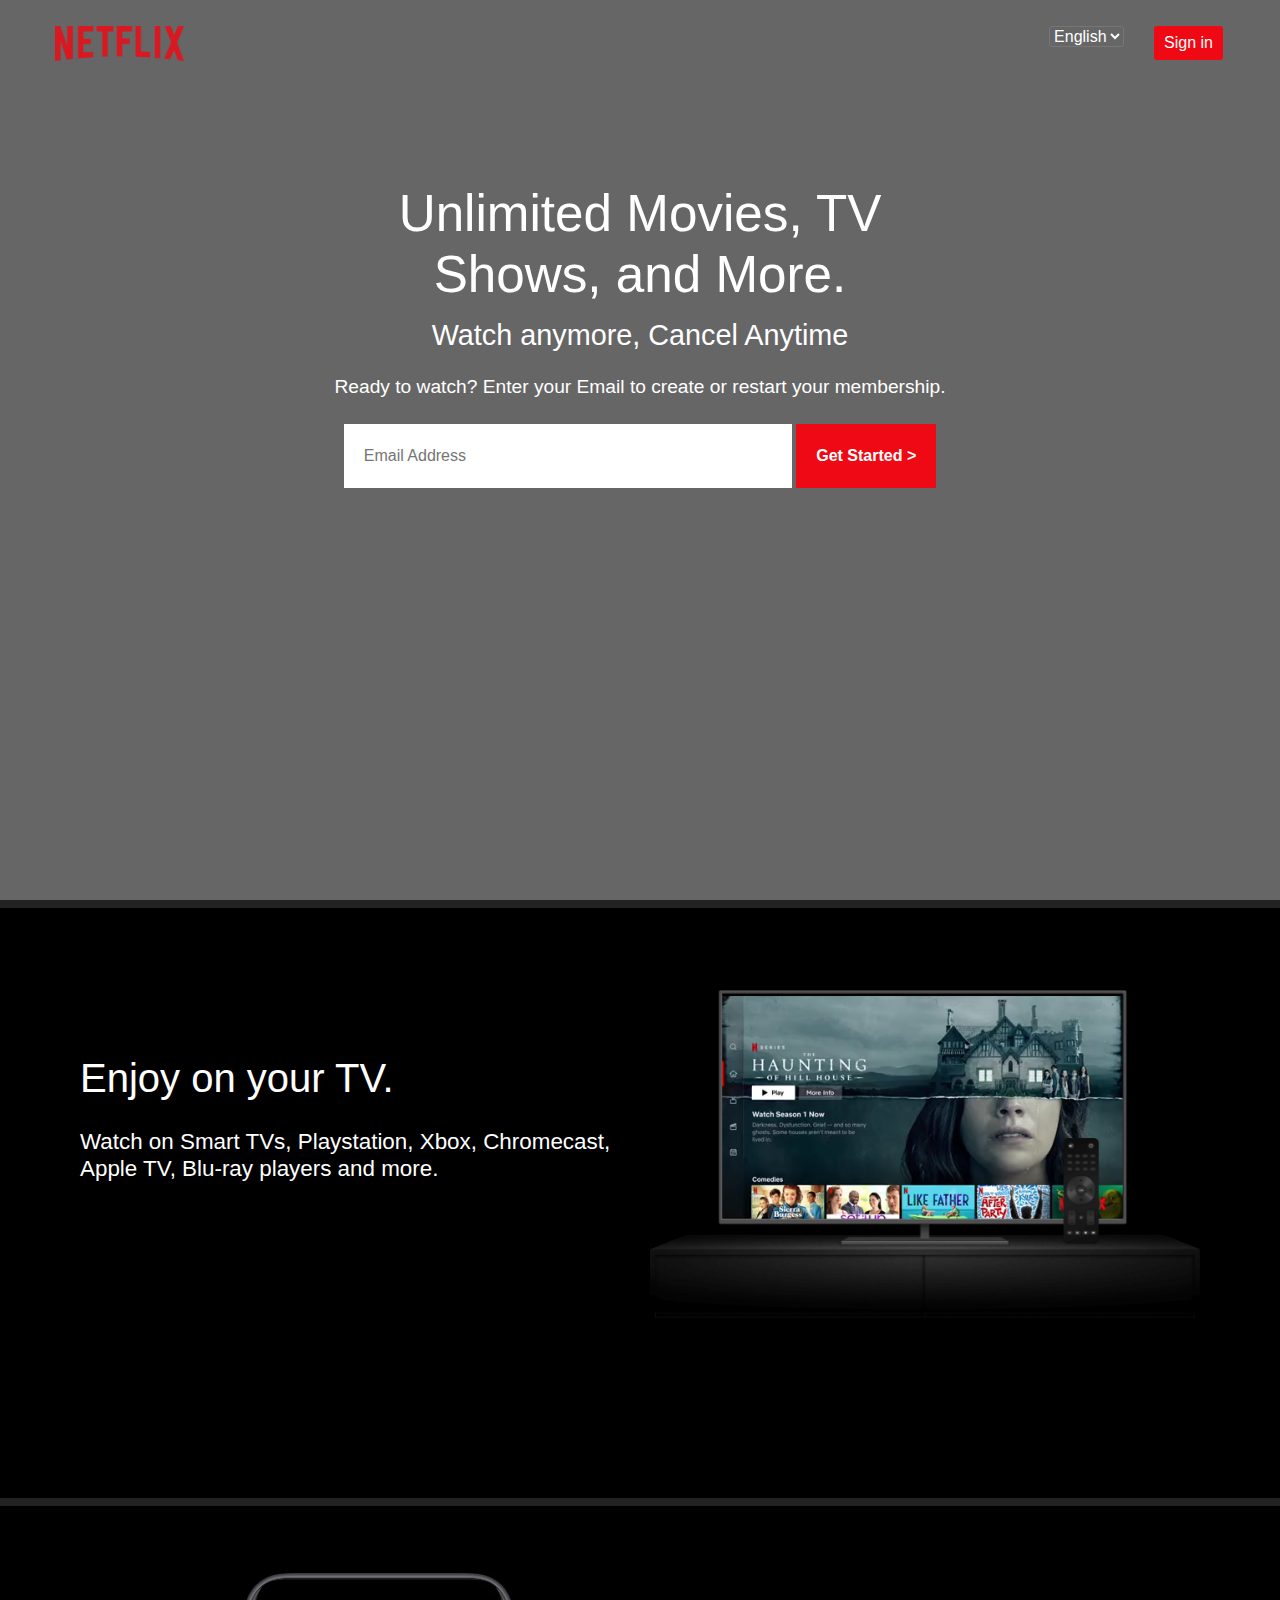
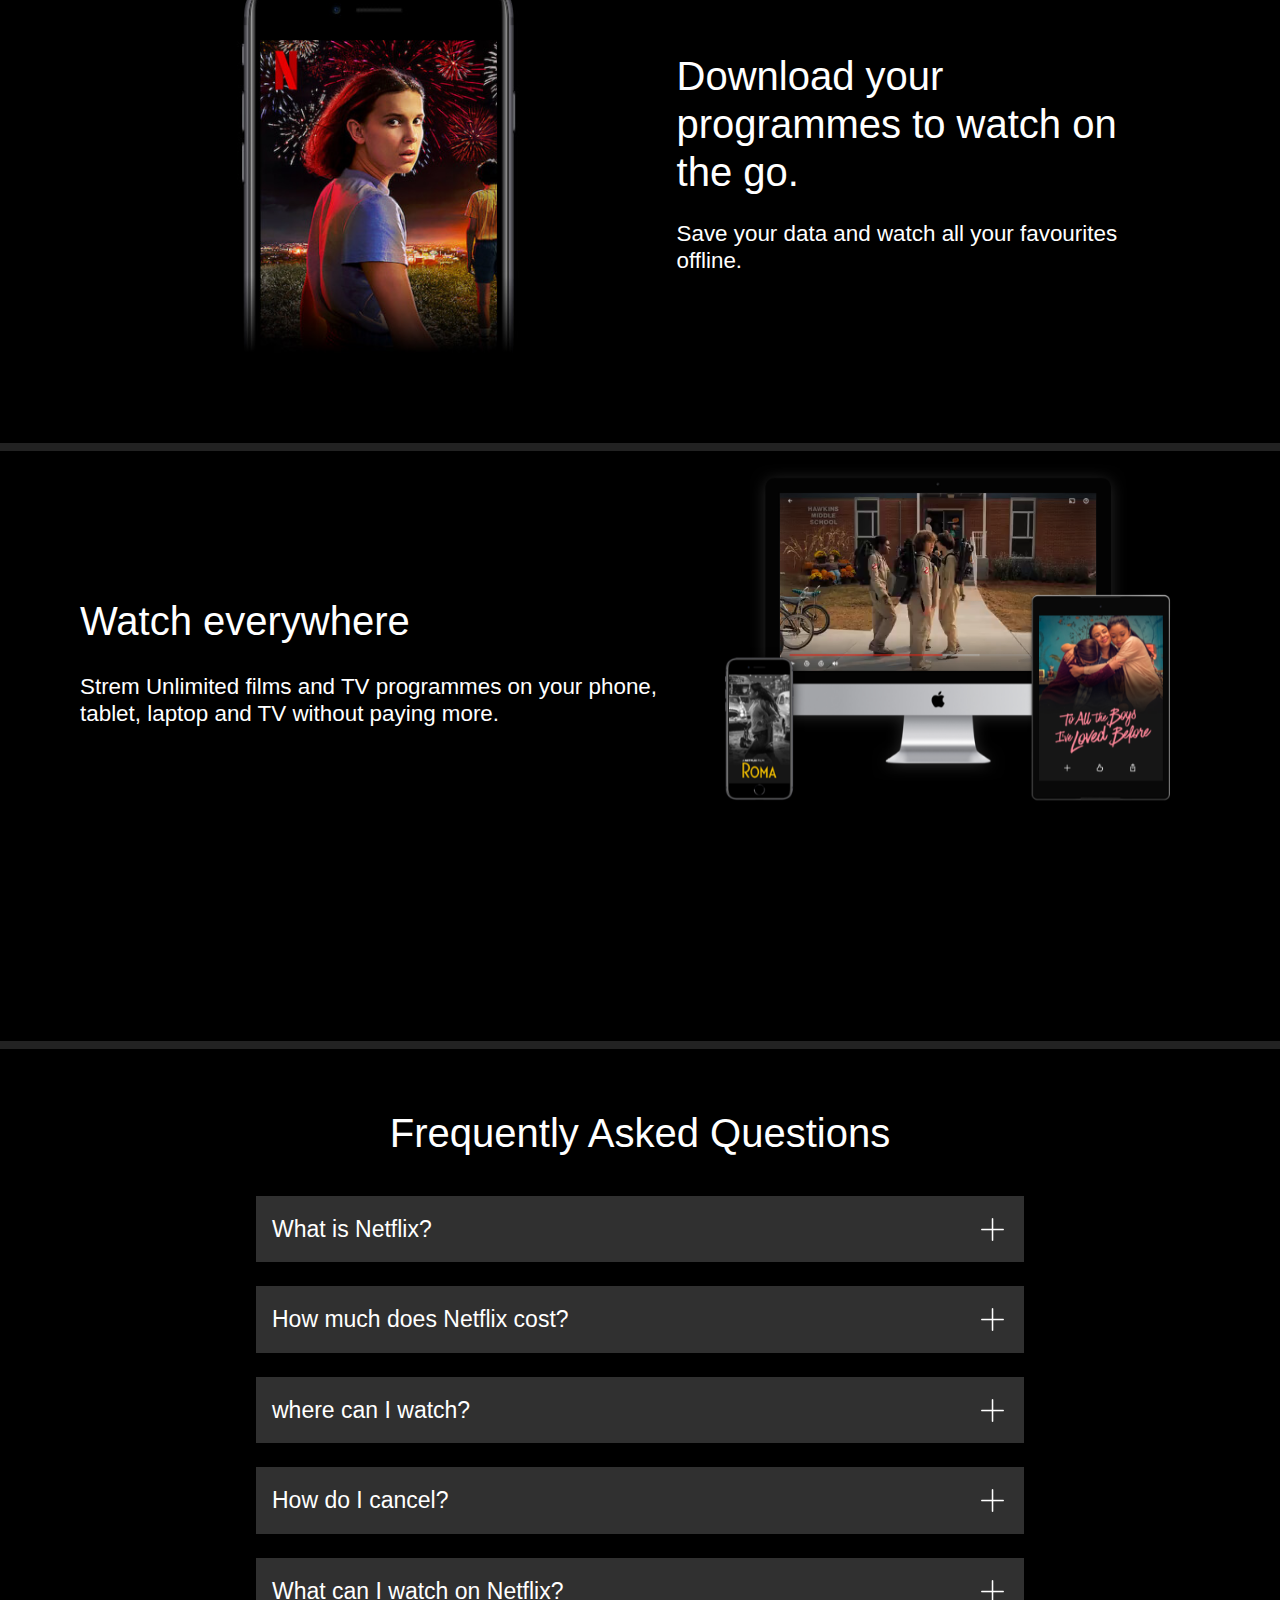
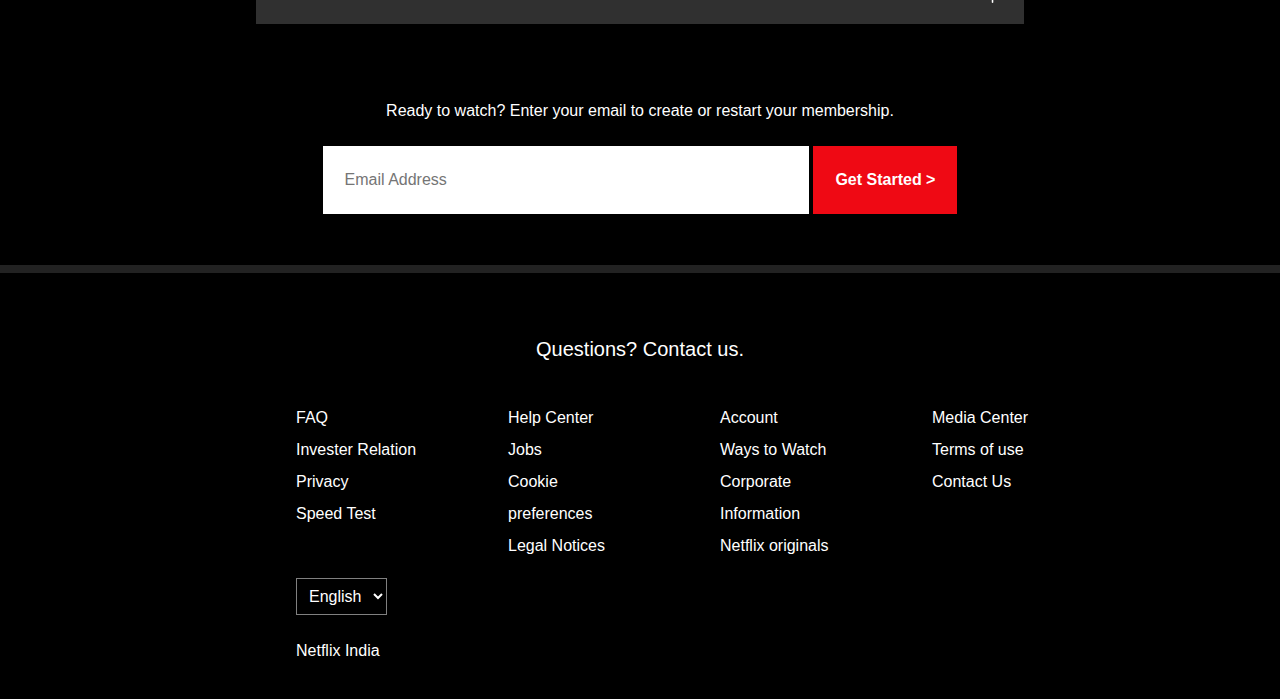
<file: index.html>
<!DOCTYPE html>
<html lang="en">
<head>
    <meta charset="UTF-8">
    <meta http-equiv="X-UA-Compatible" content="IE=edge">
    <meta name="viewport" content="width=device-width, initial-scale=1.0">
    <title>NETFLIX INDIA - Watch TV Shows Online, Watch Moves Online</title>
    <link rel="icon" href="images/icon.png">
    <link rel="stylesheet" href="style.css">
    <link rel="stylesheet" href="https://cdn.jsdelivr.net/npm/bootstrap@4.4.1/dist/css/bootstrap.min.css"
     integrity="sha384-Vkoo8x4CGsO3+Hhxv8T/Q5PaXtkKtu6ug5TOeNV6gBiFeWPGFN9MuhOf23Q9Ifjh" crossorigin="anonymous">
</head>
<body>

    <!--header section-->
    <header class="showcase">
        <!--navbar-->
        <nav class="showcase-top">
             <img id="logo" src="images/logo.png" >
        <button type="submit" class="submit" id="redirect">Sign in</button>
            <select>
                <option value="/kw-en/">English</option>
                <option value="/kw/">Hindi</option>
             </select>
        </nav>
        <div class="get-started-container">
            <h1>Unlimited Movies, TV <br> Shows, and More.</h1>
            <p class="para-1">Watch anymore, Cancel Anytime</p>
            <p class="para-2">Ready to watch? Enter your Email to create or restart your membership.</p>
            <input type="text" name="email" placeholder="Email Address">
            <a href="https://manalivam.github.io/Netflix/movies.html">
            <button type="submit">Get Started ></button>
            </a>
            
        </div>
</header>

    <!--main section-->
   <section class="main-section">
        <div class="section-container">
            <div class="left-column">
                <h1>Enjoy on your TV.</h1>
                <h3>Watch on Smart TVs, Playstation, Xbox, Chromecast, Apple TV, Blu-ray players and more.</h3>
            </div>
            <div class="right-column">
                <img src="images/tv.png">
                <video class="video-1" autoplay="" playsinline="" muted="" loop="">
                <source src="video/video1.m4v" type="video/mp4">
                </video>
            </div>
        </div>

        <!--3rd section-->
        <div class="section2-container">
            <div class="left-column">
                <img src="images/download.jpg">
            </div>
            <div class="right-column">
                <h1>Download your programmes to watch on the go.</h1>
                <h3>Save your data and watch all your favourites offline.</h3>
            </div>
        </div>

        <!--4th section-->
        <div class="section-container">
            <div class="left-column">
                <h1>Watch everywhere</h1>
                <h3>Strem Unlimited films and TV programmes on your phone, tablet, laptop and TV without 
                    paying more.
                </h3>
            </div>
            <div class="right-column">
                <img src="images/computer.png">
                <video class="video-2" autoplay="" playsinline="" muted="" loop="">
                <source src="video/video2.m4v" type="video/mp4">
                </video>
            </div>
        </div>
   </section>

   <!--que section-->
   <section class="question-container">
       <h1>Frequently Asked Questions</h1>
       <button id="question1" type="button">
           What is Netflix?
           <img src="images/plus.png">
       </button>
       <div id="answer1" class="answer1">
           <p>Netflix is a streaming service that offers a wide variety of award-winning TV shows, movies, anime, documentaries and more – on thousands of internet-connected devices.
            <br><br>
            You can watch as much as you want, whenever you want, without a single ad – all for one low monthly price. There's always something new to discover, and new TV shows and movies are added every week!</p>
       </div>
       <br>

       <!--que2-->
       <button id="question2" type="button">
        How much does Netflix cost?
        <img src="images/plus.png">
    </button>
    <div id="answer2" class="answer2">
       <p> Watch Netflix on your smartphone, tablet, Smart TV, laptop, or streaming device, 
        all for one fixed monthly fee. Plans range from ₹ 149 to ₹ 649 a month. No extra costs, no contracts.</p>
    </div>
        <br>

        <!--que3-->
        <button id="question3" type="button">
            where can I watch?
            <img src="images/plus.png">
        </button>
        <div id="answer3" class="answer3">
            <p>Watch anywhere, anytime. Sign in with your Netflix account to watch instantly on the web at netflix.com from your personal computer or on any internet-connected device that offers the Netflix app, including smart TVs, smartphones, tablets, streaming media players and game consoles.
                <br><br>
                You can also download your favourite shows with the iOS, Android, or Windows 10 app. Use downloads to watch while you're on the go and without an internet connection. Take Netflix with you anywhere.</p>
        </div>
        <br>

        <!--que4-->
        <button id="question4" type="button">
            How do I cancel?
            <img src="images/plus.png">
        </button>
        <div id="answer4" class="answer4">
            <p>Netflix is flexible. There are no annoying contracts and no commitments. You can easily cancel your account online in two clicks. There are no cancellation fees – start or stop your account anytime.</p>
        </div>
        <br>

        <!--que5-->
        <button id="question5" type="button">
            What can I watch on Netflix?
            <img src="images/plus.png">
        </button>
        <div id="answer5" class="answer5">
            <p>Netflix has an extensive library of feature films, documentaries, TV shows, anime, award-winning Netflix originals, and more. Watch as much as you want, anytime you want.</p>
        </div>
        <br>
</section>

        <div class="email-address-container">
            <p>Ready to watch? Enter your email to create or restart your membership.</p>
            <input type="text" name="email" placeholder="Email Address">
            <button type="submit">Get Started ></button>
        </div>
   
   <!--footer section-->
   <footer>
       <h5>Questions? Contact us.</h5>
       <div class="content">
       <div class="middle box">
           <div><a href="#">FAQ</a></div>
           <div><a href="#">Invester Relation</a></div>
           <div><a href="#">Privacy</a></div>
           <div><a href="#">Speed Test</a></div>
           <br><br>
           <select>
               <option value="/kw-en/">English</option>
               <option value="/kw">Hindi</option>
            </select>
            <br><br>
            <p>Netflix India</p>
        </div>
        <div class="middle box">
            <div><a href="#">Help Center</a></div>
            <div><a href="#">Jobs</a></div>
            <div><a href="#">Cookie preferences</a></div>
            <div><a href="#">Legal Notices</a></div>
         </div>

         <div class="middle box">
            <div><a href="#">Account</a></div>
            <div><a href="#">Ways to Watch</a></div>
            <div><a href="#">Corporate Information</a></div>
            <div><a href="#">Netflix originals</a></div>
        </div>

        <div class="middle box">
            <div><a href="#">Media Center</a></div>
            <div><a href="#">Terms of use</a></div>
            <div><a href="#">Contact Us</a></div>
        </div>
       </div>
   </footer>
   <script src="main.js"></script>
</body>
</html>
</file>
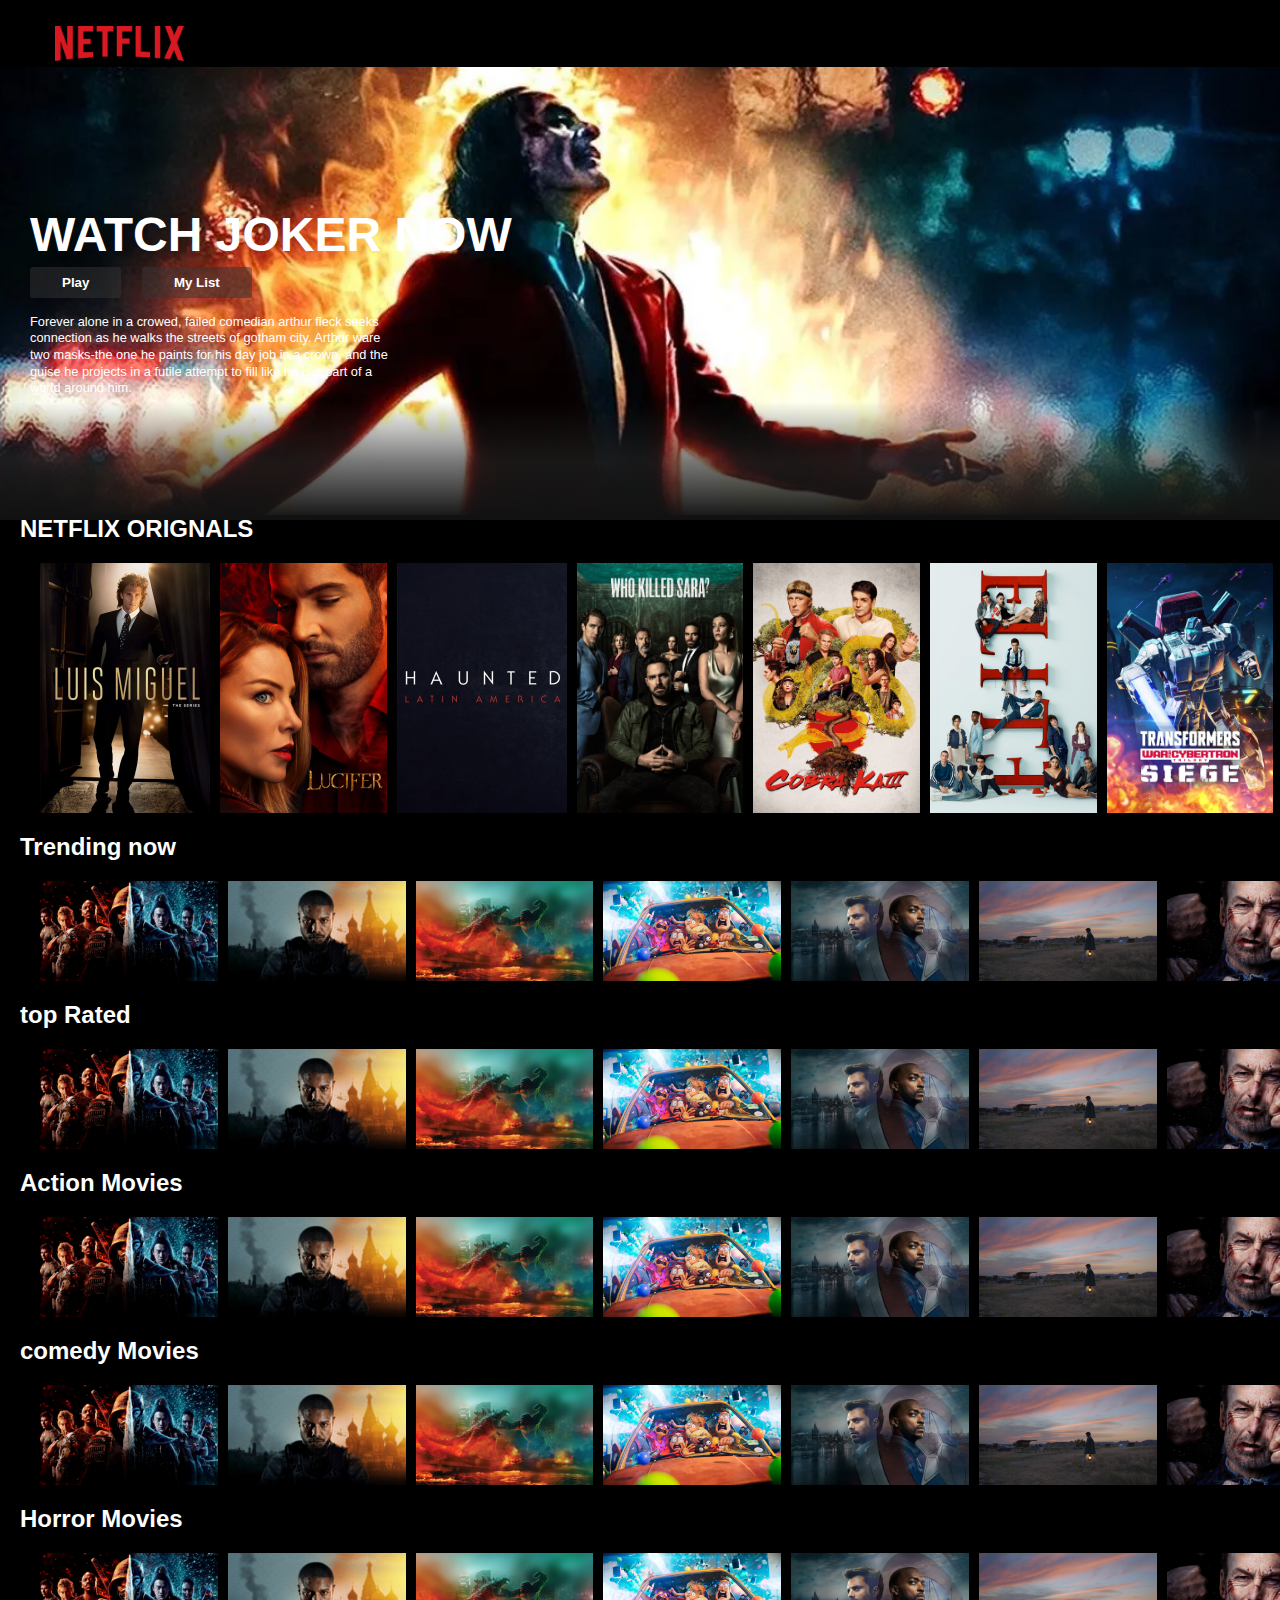
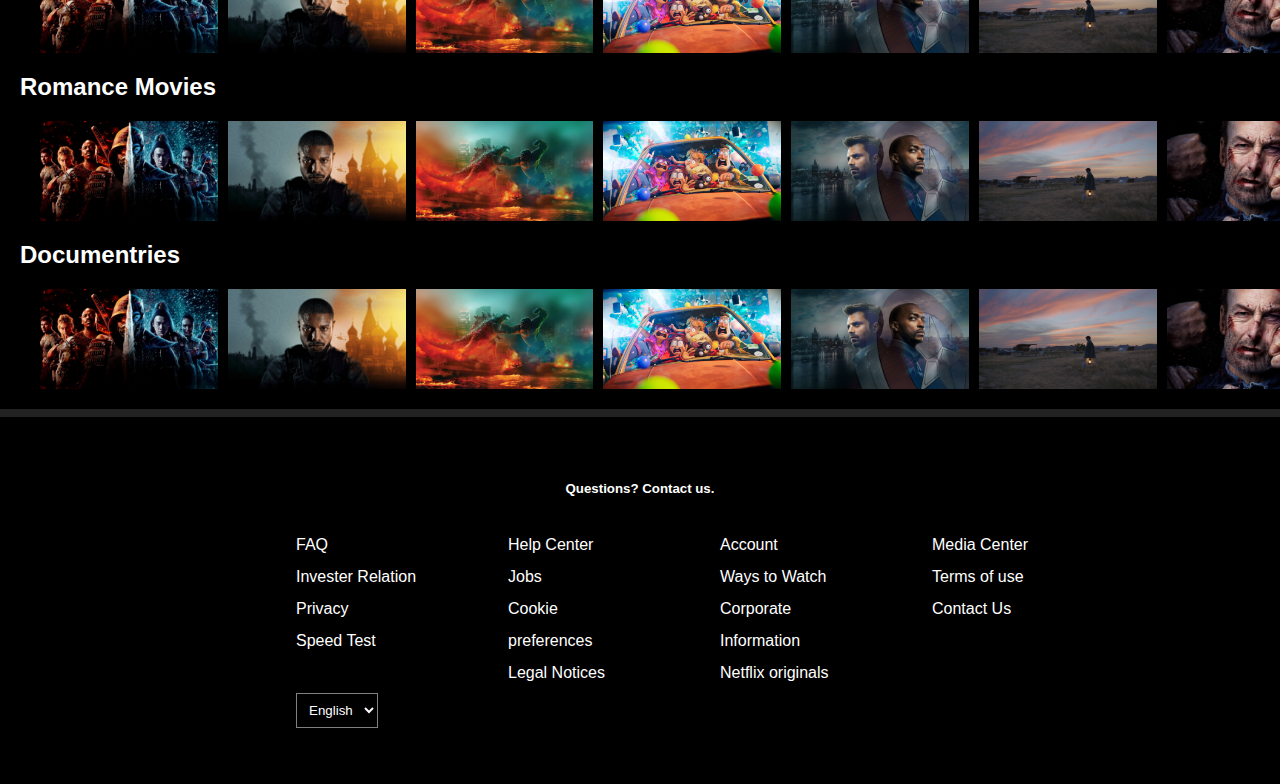
<file: movies.html>
<!DOCTYPE html>
<html lang="en">
<head>
    <meta charset="UTF-8">
    <meta http-equiv="X-UA-Compatible" content="IE=edge">
    <meta name="viewport" content="width=device-width, initial-scale=1.0">
    <title>Movies Website</title>
    <link rel="icon" href="images/icon.png">
    <link rel="stylesheet" href="movies.css">
    
    
    <!--box icons-->
    <link rel="stylesheet"
    href="https://cdn.jsdelivr.net/npm/boxicons@latest/css/boxicons.min.css">
</head>
<body>

    <div class="nav" >
        <a href="index.html">
        <img id="logo" class="redirectHome" src="images/logo.png" >
        </a>

    </div>
    <!--header-->
    <div class="banner">
        <div class="banner_contents">
            <h1 class="banner_title">WATCH JOKER NOW</h1>
            <div class="banner_buttons">
                <button class="banner_button">Play</button>
                <button class="banner_button">My List</button>
            </div>
            <div class="banner_description">
                Forever alone in a crowed, failed comedian arthur fleck seeks connection as he walks
                the streets of gotham city. Arthur ware two masks-the one he paints for his day job in a
                crown, and the guise he projects in a futile attempt to fill like he is a part of a world 
                around him.
            </div>
        </div>
        <div class="banner--fadeBottom"></div>
    </div>
    <!--netfilx origanals-->
    <div class="row">
        <h2>NETFLIX ORIGNALS</h2>
        <div class="row_posters">
            <img src="img/large-movie1.jpg" alt="" class="row_poster row_posterlarge"/>
            <img src="img/large-movie2.jpg" alt="" class="row_poster row_posterlarge"/>
            <img src="img/large-movie3.jpg" alt="" class="row_poster row_posterlarge"/>
            <img src="img/large-movie4.jpg" alt="" class="row_poster row_posterlarge"/>
            <img src="img/large-movie5.jpg" alt="" class="row_poster row_posterlarge"/>
            <img src="img/large-movie6.jpg" alt="" class="row_poster row_posterlarge"/>
            <img src="img/large-movie7.jpg" alt="" class="row_poster row_posterlarge"/>
            <img src="img/large-movie1.jpg" alt="" class="row_poster row_posterlarge"/>
            <img src="img/large-movie2.jpg" alt="" class="row_poster row_posterlarge"/>
            <img src="img/large-movie3.jpg" alt="" class="row_poster row_posterlarge"/>
            <img src="img/large-movie4.jpg" alt="" class="row_poster row_posterlarge"/>
            <img src="img/large-movie5.jpg" alt="" class="row_poster row_posterlarge"/>
            <img src="img/large-movie6.jpg" alt="" class="row_poster row_posterlarge"/>
            <img src="img/large-movie7.jpg" alt="" class="row_poster row_posterlarge"/>


        </div>
    </div>

    <!--tranding Now-->
    <div class="row">
        <h2>Trending now</h2>
        <div class="row_posters">
            <img src="img/small-movie1.jpg" alt="" class="row_poster row_postlarge"/>
            <img src="img/small-movie2.jpg" alt="" class="row_poster row_postlarge"/>
            <img src="img/small-movie3.jpg" alt="" class="row_poster row_postlarge"/>
            <img src="img/small-movie4.jpg" alt="" class="row_poster row_postlarge"/>
            <img src="img/small-movie5.jpg" alt="" class="row_poster row_postlarge"/>
            <img src="img/small-movie6.jpg" alt="" class="row_poster row_postlarge"/>
            <img src="img/small-movie7.jpg" alt="" class="row_poster row_postlarge"/>
            <img src="img/small-movie1.jpg" alt="" class="row_poster row_postlarge"/>
            <img src="img/small-movie2.jpg" alt="" class="row_poster row_postlarge"/>
            <img src="img/small-movie3.jpg" alt="" class="row_poster row_postlarge"/>
            <img src="img/small-movie4.jpg" alt="" class="row_poster row_postlarge"/>
            <img src="img/small-movie5.jpg" alt="" class="row_poster row_postlarge"/>
            <img src="img/small-movie6.jpg" alt="" class="row_poster row_postlarge"/>
            <img src="img/small-movie7.jpg" alt="" class="row_poster row_postlarge"/>


        </div>
    </div>

    <!--top rated-->
    <div class="row">
        <h2>top Rated</h2>
        <div class="row_posters">
            <img src="img/small-movie1.jpg" alt="" class="row_poster row_postlarge"/>
            <img src="img/small-movie2.jpg" alt="" class="row_poster row_postlarge"/>
            <img src="img/small-movie3.jpg" alt="" class="row_poster row_postlarge"/>
            <img src="img/small-movie4.jpg" alt="" class="row_poster row_postlarge"/>
            <img src="img/small-movie5.jpg" alt="" class="row_poster row_postlarge"/>
            <img src="img/small-movie6.jpg" alt="" class="row_poster row_postlarge"/>
            <img src="img/small-movie7.jpg" alt="" class="row_poster row_postlarge"/>
            <img src="img/small-movie1.jpg" alt="" class="row_poster row_postlarge"/>
            <img src="img/small-movie2.jpg" alt="" class="row_poster row_postlarge"/>
            <img src="img/small-movie3.jpg" alt="" class="row_poster row_postlarge"/>
            <img src="img/small-movie4.jpg" alt="" class="row_poster row_postlarge"/>
            <img src="img/small-movie5.jpg" alt="" class="row_poster row_postlarge"/>
            <img src="img/small-movie6.jpg" alt="" class="row_poster row_postlarge"/>
            <img src="img/small-movie7.jpg" alt="" class="row_poster row_postlarge"/>

        </div>
    </div>

    <!--Action Movies-->
    <div class="row">
        <h2>Action Movies</h2>
        <div class="row_posters">
            <img src="img/small-movie1.jpg" alt="" class="row_poster row_postlarge"/>
            <img src="img/small-movie2.jpg" alt="" class="row_poster row_postlarge"/>
            <img src="img/small-movie3.jpg" alt="" class="row_poster row_postlarge"/>
            <img src="img/small-movie4.jpg" alt="" class="row_poster row_postlarge"/>
            <img src="img/small-movie5.jpg" alt="" class="row_poster row_postlarge"/>
            <img src="img/small-movie6.jpg" alt="" class="row_poster row_postlarge"/>
            <img src="img/small-movie7.jpg" alt="" class="row_poster row_postlarge"/>
            <img src="img/small-movie1.jpg" alt="" class="row_poster row_postlarge"/>
            <img src="img/small-movie2.jpg" alt="" class="row_poster row_postlarge"/>
            <img src="img/small-movie3.jpg" alt="" class="row_poster row_postlarge"/>
            <img src="img/small-movie4.jpg" alt="" class="row_poster row_postlarge"/>
            <img src="img/small-movie5.jpg" alt="" class="row_poster row_postlarge"/>
            <img src="img/small-movie6.jpg" alt="" class="row_poster row_postlarge"/>
            <img src="img/small-movie7.jpg" alt="" class="row_poster row_postlarge"/>

        </div>
    </div>

    <!--comedy Movies-->
    <div class="row">
        <h2>comedy Movies</h2>
        <div class="row_posters">
            <img src="img/small-movie1.jpg" alt="" class="row_poster row_postlarge"/>
            <img src="img/small-movie2.jpg" alt="" class="row_poster row_postlarge"/>
            <img src="img/small-movie3.jpg" alt="" class="row_poster row_postlarge"/>
            <img src="img/small-movie4.jpg" alt="" class="row_poster row_postlarge"/>
            <img src="img/small-movie5.jpg" alt="" class="row_poster row_postlarge"/>
            <img src="img/small-movie6.jpg" alt="" class="row_poster row_postlarge"/>
            <img src="img/small-movie7.jpg" alt="" class="row_poster row_postlarge"/>
            <img src="img/small-movie1.jpg" alt="" class="row_poster row_postlarge"/>
            <img src="img/small-movie2.jpg" alt="" class="row_poster row_postlarge"/>
            <img src="img/small-movie3.jpg" alt="" class="row_poster row_postlarge"/>
            <img src="img/small-movie4.jpg" alt="" class="row_poster row_postlarge"/>
            <img src="img/small-movie5.jpg" alt="" class="row_poster row_postlarge"/>
            <img src="img/small-movie6.jpg" alt="" class="row_poster row_postlarge"/>
            <img src="img/small-movie7.jpg" alt="" class="row_poster row_postlarge"/>


        </div>
    </div>

    <!--Horror Movies-->
    <div class="row">
        <h2>Horror Movies</h2>
        <div class="row_posters">
            <img src="img/small-movie1.jpg" alt="" class="row_poster row_postlarge"/>
            <img src="img/small-movie2.jpg" alt="" class="row_poster row_postlarge"/>
            <img src="img/small-movie3.jpg" alt="" class="row_poster row_postlarge"/>
            <img src="img/small-movie4.jpg" alt="" class="row_poster row_postlarge"/>
            <img src="img/small-movie5.jpg" alt="" class="row_poster row_postlarge"/>
            <img src="img/small-movie6.jpg" alt="" class="row_poster row_postlarge"/>
            <img src="img/small-movie7.jpg" alt="" class="row_poster row_postlarge"/>
            <img src="img/small-movie1.jpg" alt="" class="row_poster row_postlarge"/>
            <img src="img/small-movie2.jpg" alt="" class="row_poster row_postlarge"/>
            <img src="img/small-movie3.jpg" alt="" class="row_poster row_postlarge"/>
            <img src="img/small-movie4.jpg" alt="" class="row_poster row_postlarge"/>
            <img src="img/small-movie5.jpg" alt="" class="row_poster row_postlarge"/>
            <img src="img/small-movie6.jpg" alt="" class="row_poster row_postlarge"/>
            <img src="img/small-movie7.jpg" alt="" class="row_poster row_postlarge"/>



        </div>
    </div>

     <!--Romance Movies-->
     <div class="row">
        <h2>Romance Movies</h2>
        <div class="row_posters">
            <img src="img/small-movie1.jpg" alt="" class="row_poster row_postlarge"/>
            <img src="img/small-movie2.jpg" alt="" class="row_poster row_postlarge"/>
            <img src="img/small-movie3.jpg" alt="" class="row_poster row_postlarge"/>
            <img src="img/small-movie4.jpg" alt="" class="row_poster row_postlarge"/>
            <img src="img/small-movie5.jpg" alt="" class="row_poster row_postlarge"/>
            <img src="img/small-movie6.jpg" alt="" class="row_poster row_postlarge"/>
            <img src="img/small-movie7.jpg" alt="" class="row_poster row_postlarge"/>
            <img src="img/small-movie1.jpg" alt="" class="row_poster row_postlarge"/>
            <img src="img/small-movie2.jpg" alt="" class="row_poster row_postlarge"/>
            <img src="img/small-movie3.jpg" alt="" class="row_poster row_postlarge"/>
            <img src="img/small-movie4.jpg" alt="" class="row_poster row_postlarge"/>
            <img src="img/small-movie5.jpg" alt="" class="row_poster row_postlarge"/>
            <img src="img/small-movie6.jpg" alt="" class="row_poster row_postlarge"/>
            <img src="img/small-movie7.jpg" alt="" class="row_poster row_postlarge"/>



        </div>
    </div>

         <!--Documentries-->
         <div class="row">
            <h2>Documentries</h2>
            <div class="row_posters">
                <img src="img/small-movie1.jpg" alt="" class="row_poster row_postlarge"/>
                <img src="img/small-movie2.jpg" alt="" class="row_poster row_postlarge"/>
                <img src="img/small-movie3.jpg" alt="" class="row_poster row_postlarge"/>
                <img src="img/small-movie4.jpg" alt="" class="row_poster row_postlarge"/>
                <img src="img/small-movie5.jpg" alt="" class="row_poster row_postlarge"/>
                <img src="img/small-movie6.jpg" alt="" class="row_poster row_postlarge"/>
                <img src="img/small-movie7.jpg" alt="" class="row_poster row_postlarge"/>
                <img src="img/small-movie1.jpg" alt="" class="row_poster row_postlarge"/>
                <img src="img/small-movie2.jpg" alt="" class="row_poster row_postlarge"/>
                <img src="img/small-movie3.jpg" alt="" class="row_poster row_postlarge"/>
                <img src="img/small-movie4.jpg" alt="" class="row_poster row_postlarge"/>
                <img src="img/small-movie5.jpg" alt="" class="row_poster row_postlarge"/>
                <img src="img/small-movie6.jpg" alt="" class="row_poster row_postlarge"/>
                <img src="img/small-movie7.jpg" alt="" class="row_poster row_postlarge"/>
    
    
            </div>
        </div>

        <footer>
            <h5>Questions? Contact us.</h5>
            <div class="content">
            <div class="middle box">
                <div><a href="#">FAQ</a></div>
                <div><a href="#">Invester Relation</a></div>
                <div><a href="#">Privacy</a></div>
                <div><a href="#">Speed Test</a></div>
                <br><br>
                <select>
                    <option value="/kw-en/">English</option>
                    <option value="/kw">Hindi</option>
                 </select>
                 <br><br>
                 <p>Netflix India</p>
             </div>
             <div class="middle box">
                 <div><a href="#">Help Center</a></div>
                 <div><a href="#">Jobs</a></div>
                 <div><a href="#">Cookie preferences</a></div>
                 <div><a href="#">Legal Notices</a></div>
              </div>
     
              <div class="middle box">
                 <div><a href="#">Account</a></div>
                 <div><a href="#">Ways to Watch</a></div>
                 <div><a href="#">Corporate Information</a></div>
                 <div><a href="#">Netflix originals</a></div>
             </div>
     
             <div class="middle box">
                 <div><a href="#">Media Center</a></div>
                 <div><a href="#">Terms of use</a></div>
                 <div><a href="#">Contact Us</a></div>
             </div>
            </div>
        </footer>
        

        <script src="main.js"></script>

</body>
</html>
</file>
<file: style.css>
*{
    margin: 0;
    padding: 0;
    box-sizing: border-box;
}

.showcase{
    width: 100%;
    height: 100vh;
    position: relative;
    background: url('https://i.ibb.co/vXqDmnh/background.jpg') no-repeat center center/cover;
}

.showcase::after{
    content: '';
    position: absolute;
    top: 0;
    left: 0;
    width: 100%;
    height: 100%;
    z-index: 1;
    background: rgba(0, 0, 0, 0.6);
    box-shadow: inset 120px 100px 250px #0000, inset -120px -100px 250px #0000;
}

.showcase-top{
    position: relative;
    z-index: 2;
    padding: 26px 2px 2px 55px;
}

.showcase-top #logo{
    height: 35px;
}

.showcase-top .submit{
    background-color: #ef0914;
    color: white;
    border: none;
    padding: 5px 10px;
    border-radius: 3px;
    float: right;
    position: relative;
    right: 55px;
}

.showcase-top select{
    background-color: transparent;
    color: white;
    border-radius: 3px;
    float: right;
    position: relative;
    right: 85px;
    
}

.showcase-top select option{
    color: black;
}

.showcase .get-started-container{
    z-index: 2;
    position: relative;
    top: 120px;
    width: 100%;
    text-align: center;
}

.showcase .get-started-container h1,p{
    color: white;
}

.showcase .get-started-container h1{
    font-size: 3.2rem;
}

.showcase .get-started-container .para-1{
    font-size: 1.8rem;
}

.showcase .get-started-container .para-2{
    font-size: 1.2rem;
}


.showcase .get-started-container input{
    width: 35%;
    padding: 20px;
    border: none;
    margin-top: 0.5%;
    outline: none;
}


.showcase .get-started-container button{
    padding: 20px;
    border: none;
    background-color: #ef0914;
    color: white;
    margin: -o.3%;
    font-weight: bold;
}

/*main section*/
.main-section .section-container{
    border-top: 8px solid #222;
    background-color: black;   
    display: flex;
    padding: 0px 80px;
    padding-bottom: 90px; 
}

.main-section .section-container .left-column{
    padding-top: 13%;
    padding-right: 2%;
}

.main-section .section-container .left-column h1{
    color: white;
}

.main-section .section-container .left-column h3{
    color: white;
    font-size: 1.4rem;
    font-weight: normal;
    margin-top: 5%;
}

.main-section .section-container .right-column{
    overflow: hidden;
    position: relative;
    width: 80%;
    height: 500px;
}

.main-section .section-container .right-column img{
    position: absolute;
    width: 100%;
}

.main-section .section-container .right-column .video-1{
    margin-left: 13%;
    margin-top: 16%;
    width: 73%;
}

/*3rd section*/
.main-section .section2-container{
    border-top: 8px solid #222;
    background-color: black;
    display: flex;
    padding: 0px 80px;
    padding-bottom: 90px;
}

.main-section .section2-container .left-column img{
    width: 100%;
}

.main-section .section2-container .right-column{
    padding-top: 13%;
    padding-right: 2%;
    width: 50%;
}


.main-section .section2-container .right-column h1{
    color: white;
}

.main-section .section2-container .right-column h3{
    color: white;
    font-size: 1.4rem;
    font-weight: normal;
    margin-top: 5%;
}

/*4th section*/
.main-section .section-container .right-column .video-2{
    margin-left: 19%;
    margin-top: 8%;
    width: 61%;
}

/*que section*/
.question-container{
    background-color: black;
    border-top: 8px solid #222;
    padding-top: 60px;
}

.question-container h1{
    color: white;
    text-align: center;
    font-size: 40px;
    margin-bottom: 3%;
}

.question-container button{
    border: none;
    background-color: #303030;
    color: white;
    width: 60%;
    padding: 16px;
    font-size: 23px;
    display: flex;
    align-items: center;
    margin: 0 auto;
    position: relative;
}

.question-container button img{
    width: 3%;
    display: flex;
    align-items: center;
    margin: 0 auto;
    position: absolute;
    right: 20px;
}

.question-container .answer1,
.answer2, .answer3, .answer4, .answer5{
    background-color: #303030;
    width: 60%;
    display: flex;
    align-items: center;
    margin: 0 auto;
    padding: 15px;
    font-size: 20px;
    display: none;
}

/*email address*/

.email-address-container{
    z-index: 2;
    position: relative;
    text-align: center;
    width: 100%;
    padding-top: 4%;
    padding-bottom: 4%;
    background-color: black;
}


.email-address-container input{
    width: 38%;
    padding: 22px;
    border: none;
    margin-top: 0.5%;
    outline: none;
}


 .email-address-container button{
    padding: 22px;
    border: none;
    background-color: #ef0914;
    color: white;
    margin: -o.3%;
    font-weight: bold;
}






/* responsive css code */
@media(max-width: 659px){

    .showcase-top{
        padding: 26px 0px 0px 25px;
    }

    .showcase-top #logo{
        height: 25px;
    }

    .showcase-top .submit{
        position: relative;
        right: 25px;
        padding: 2px 10px;
    }

    .showcase-top select{
        position: relative;
        right: 40px;
        padding: 2px 10px;
    }

    /*get started section*/
    .showcase .get-started-container{
        position: relative;
        top: 60px;
    }

    .showcase .get-started-container h1{
        font-size: 2rem;
        padding: 50px;
        padding-bottom: 0px;
    }

    .showcase .get-started-container .para-1{
        font-size: 1.5rem;
    }

    .showcase .get-started-container .para-2{
        font-size: 1rem;
    }

    .showcase .get-started-container input{
        padding: 5px;
        width: 70%;
    }

    /*que section*/
    .question-container button{
        width: 100%;
    }

    .question-container .answer1,
    .answer2,
    .answer3,
    .answer4,
    .answer5{
        width: 100%;
    }
    /*email address*/
    .email-address-container input{
        padding: 17px;
        width: 55%;
    }

    .email-address-container button{
        display: block;
        display: flex;
        align-items: center;
        margin:0 auto;
        margin-top: 1.5%;
        padding: 12px;
    }
}

/*footer section*/
footer{
    background-color: black;
    border-top: 8px solid #222;
    padding-top: 5%;
}

footer h5{
    color: white;
    text-align: center;
    padding-bottom: 1%;
}

footer .content{
    max-width: 1350px;
    margin: 0px 90px;
    padding: 20px;
    display: flex;
    flex-wrap: wrap;
    justify-content: center;
}

footer .content .box{
    width: 20%;
    transition: all 0.4s ease;
}

footer .content p{
    text-align: justify;
}

footer .content .middle{
    padding-left: 80px;
}

footer .content .middle a{
    line-height: 32px;
    color: white;
    text-decoration: none;
}

footer .content .middle a:hover{
    text-decoration: underline;
}

footer .content .middle select{
    padding: 8px;
    background-color: transparent;
    border: 1px solid gray;
    color: white;
}

footer .content .middle select option{
    background-color: black;
}




@media(max-width: 346px){
    .showcase-top #logo{
        height: 22px;
    }

    .showcase-top .submit{
        padding: 1px 5px;
    }

    .showcase-top select{
        padding: 1px 0px;
        position: relative;
        right: 30px;
    }

    /*get started*/
    .showcase .get-started-container h1{
        font-size: 1rem;
    }

    .showcase .get-started-container .para-1{
        font-size: 1.1rem;
    }


    .showcase .get-started-container .para-2{
        font-size: 1.8rem;
    }
}


@media(max-width: 943px){
    .showcase .get-started-container{
        position: relative;
        top: 90px;
    }

    .showcase .get-started-container h1{
        font-size: 3.4rem;
    }

    .showcase .get-started-container .para-1{
        font-size: 1.5rem;
    }

    .showcase .get-started-container .para-2{
        font-size: 1rem;
    }

    .showcase .get-started-container input{
        padding: 17px;
        width: 55%;
    }

    .showcase .get-started-container button{
        display: block;
        display: flex;
        align-items: center;
        margin: 0 auto;
        margin-top: 1.5%;
        padding: 12px;
    }
    /*2nd section*/
    .main-section .section-container{
        display: block;
    }

    .main-section .section-container .left-column{
        width: 100%;
        text-align: center;
    }

    .main-section .section-container .right-column{
        width: 100%;
    }
    /*3rd section*/
    .main-section .section2-container{
        display: block;
    }

    .main-section .section2-container .left-column{
        width: 100%;
    }

    .main-section .section2-container .right-column{
        width: 100%;
        text-align: center;
    }

    /*footer section*/
    footer .content .box{
        width: 50%;
    }




}

@media(max-width:774px){
    .main-section .section-container{
        padding-bottom: 0px;
    }
}

@media(max-width:500px){
    .main-section .section-container .right-column{
        height: 270px;
    }

    .main-section .section-container .left-column .box{
        width: 100%;
    }
    /*footer section*/
    footer{
        position: relative;
    }

    footer .content .box{
        width: 100%;
        margin-top: 30px;
    }

    footer .content .middle{
        padding-left: 0;
    }
}

@media(max-width:1100px){
    footer .content .middle{
        padding-left: 50px;
    }
}
</file>
<file: movies.css>
*{
    margin: 0;
    box-sizing: border-box;
}

body{
    font-family: Arial, Helvetica, sans-serif;
    background-color: black;
}

.row_poster{
    width: 100%;
    object-fit: contain;
    max-height: 100px;
    margin-right: 10px;
    transition: transform 450ms;
}

.row_posters{
    display: flex;
    overflow-y: hidden;
    overflow-x: scroll;
    padding: 20px;
}

.row_poster:hover{
    transform:scale(1.08);
}

.row_posters::-webkit-scrollbar{
    display: none;
}

.row_posterlarge{
    max-height: 250px;
}

.row_posterlarge:hover{
    transform: scale(1.09);
}

.row{
    color: white;
    margin-left: 20px;
}

.banner{
    background-image: url('img/banner.webp');
    background-size: cover;
    background-position: center center;
    color: white;
    object-fit: contain;
    height: 448px;
}

.banner_contents
{
    margin-left: 30px;
    padding-top: 140px;
    height: 190px;
}

.banner_title{
    font-size: 3rem;
    font-weight: 800;
    padding-bottom: 0.3rem;
}

.banner_description{
    width: 45rem;
    line-height: 1.3;
    padding-top: 1rem;
    font-size: 0.8rem;
    max-width: 360px;
    height: 180px;
}

.banner_button{
    cursor: pointer;
    color: #fff;
    outline: none;
    border: none;
    font-weight: 700;
    border-radius: 0.2vw;
    padding-left: 2rem;
    padding-right: 2rem;
    margin-right: 1rem;
    padding-top: 0.5rem;
    padding-bottom: 0.5rem;
    background-color: rgba(51, 51, 51, 0.5);
}

.banner_button:hover{
    color: black;
    background-color: white;
    transition: all 0.2s;
}

.banner--fadeBottom{
    margin-top: 145px;
    height: 7.4rem;
    background-image: linear-gradient(180deg,transparent,rgba(37,37,37,0.61), #111);
}

.nav{
    position: relative;
    z-index: 2;
    padding: 26px 2px 2px 55px;
    display: flex;
    transition-timing-function: ease-in;
    transition: all 0.5s;
}

.nav #logo{
    height: 35px;
}

footer{
    background-color: black;
    border-top: 8px solid #222;
    padding-top: 5%;
}

footer h5{
    color: white;
    text-align: center;
    padding-bottom: 1%;
}

footer .content{
    max-width: 1350px;
    margin: 0px 90px;
    padding: 20px;
    display: flex;
    flex-wrap: wrap;
    justify-content: center;
}

footer .content .box{
    width: 20%;
    transition: all 0.4s ease;
}

footer .content p{
    text-align: justify;
}

footer .content .middle{
    padding-left: 80px;
}

footer .content .middle a{
    line-height: 32px;
    color: white;
    text-decoration: none;
}

footer .content .middle a:hover{
    text-decoration: underline;
}

footer .content .middle select{
    padding: 8px;
    background-color: transparent;
    border: 1px solid gray;
    color: white;
}

footer .content .middle select option{
    background-color: black;
}



@media(max-width: 943px){

 /*footer section*/
 footer .content .box{
    width: 50%;
}
}

@media(max-width:500px){

/*footer section*/
footer{
    position: relative;
}

footer .content .box{
    width: 100%;
    margin-top: 30px;
}

footer .content .middle{
    padding-left: 0;
}
}

@media(max-width:1100px){
footer .content .middle{
    padding-left: 50px;
}
}
</file>
